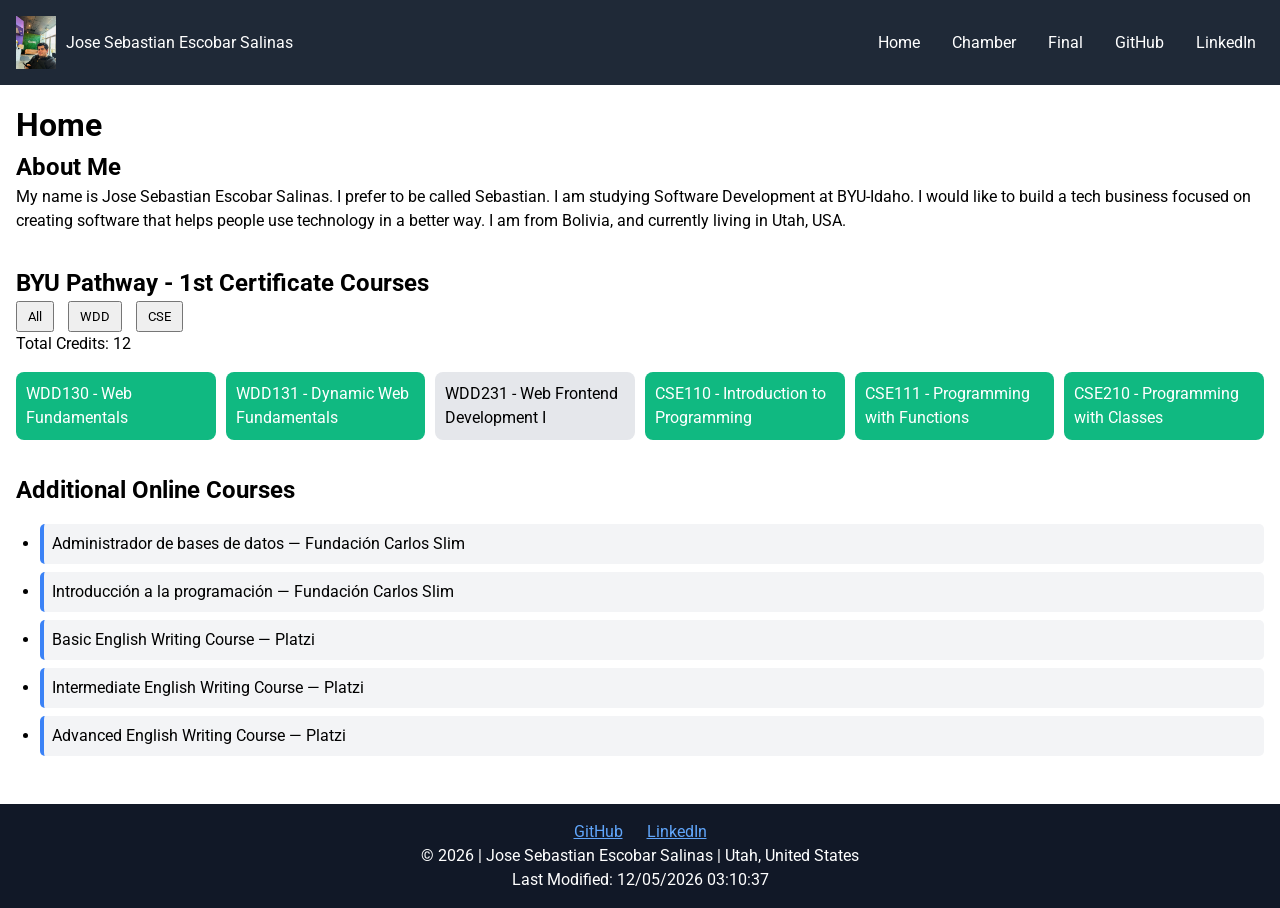
<file: index.html>
<!DOCTYPE html>
<html lang="en">
<head>
  <meta charset="UTF-8">

  <meta name="description" content="WDD131 home page project for learning dynamic web development 
        using HTML, CSS, JavaScript, responsive design, and course filtering features">

  <meta name="author" content="Jose Sebastian Escobar Salinas">
  <meta name="viewport" content="width=device-width, initial-scale=1.0">

  <title>Home Page - WDD231</title>

  <!-- Google Fonts (REQUIRED FIX) -->
  <link rel="preconnect" href="https://fonts.googleapis.com">
  <link rel="preconnect" href="https://fonts.gstatic.com" crossorigin>

  <link href="https://fonts.googleapis.com/css2?family=Roboto:wght@300;400;700&display=swap" rel="stylesheet">

  <link rel="stylesheet" href="styles/styles.css">
  <script src="scripts/main.js" defer></script>
</head>

<body>

<header>
  <div class="logo-container">
    <img src="images/profile.jpg" alt="Site Logo" class="logo">
    <span>Jose Sebastian Escobar Salinas</span>
  </div>

  <button id="menuBtn" aria-label="Menu">&#9776;</button>

  <nav id="navMenu">
    <a href="#">Home</a>
    <a href="chamber/index.html">Chamber</a>
    <a href="finalproject/index.html">Final</a>
    <a href="https://github.com/SebasMagno1" target="_blank">GitHub</a>
    <a href="https://www.linkedin.com/in/jose-sebastian-escobar-salinas-011088201/" target="_blank">LinkedIn</a>
  </nav>
</header>

<main>
  <h1>Home</h1>

  <section>
    <h2>About Me</h2>
    <p>
      My name is Jose Sebastian Escobar Salinas. I prefer to be called Sebastian. I am studying Software Development at BYU-Idaho. I would like to build a tech business focused on creating software that helps people use technology in a better way. I am from Bolivia, and currently living in Utah, USA.
    </p>
  </section>

  <section>
    <h2>BYU Pathway - 1st Certificate Courses</h2>

    <div class="filters">
      <button data-filter="all">All</button>
      <button data-filter="WDD">WDD</button>
      <button data-filter="CSE">CSE</button>
    </div>

    <p>Total Credits: <span id="totalCredits"></span></p>

    <div id="courseContainer"></div>
  </section>

  <section>
    <h2>Additional Online Courses</h2>
    <ul id="onlineCourses"></ul>
  </section>
</main>

<footer>
  <div class="socials">
    <a href="https://github.com/SebasMagno1" target="_blank">GitHub</a>
    <a href="https://www.linkedin.com/in/jose-sebastian-escobar-salinas-011088201/" target="_blank">LinkedIn</a>
  </div>

  <p>
    © <span id="year"></span> | Jose Sebastian Escobar Salinas | Utah, United States
  </p>

  <p id="lastModified"></p>
</footer>

</body>
</html>
</file>
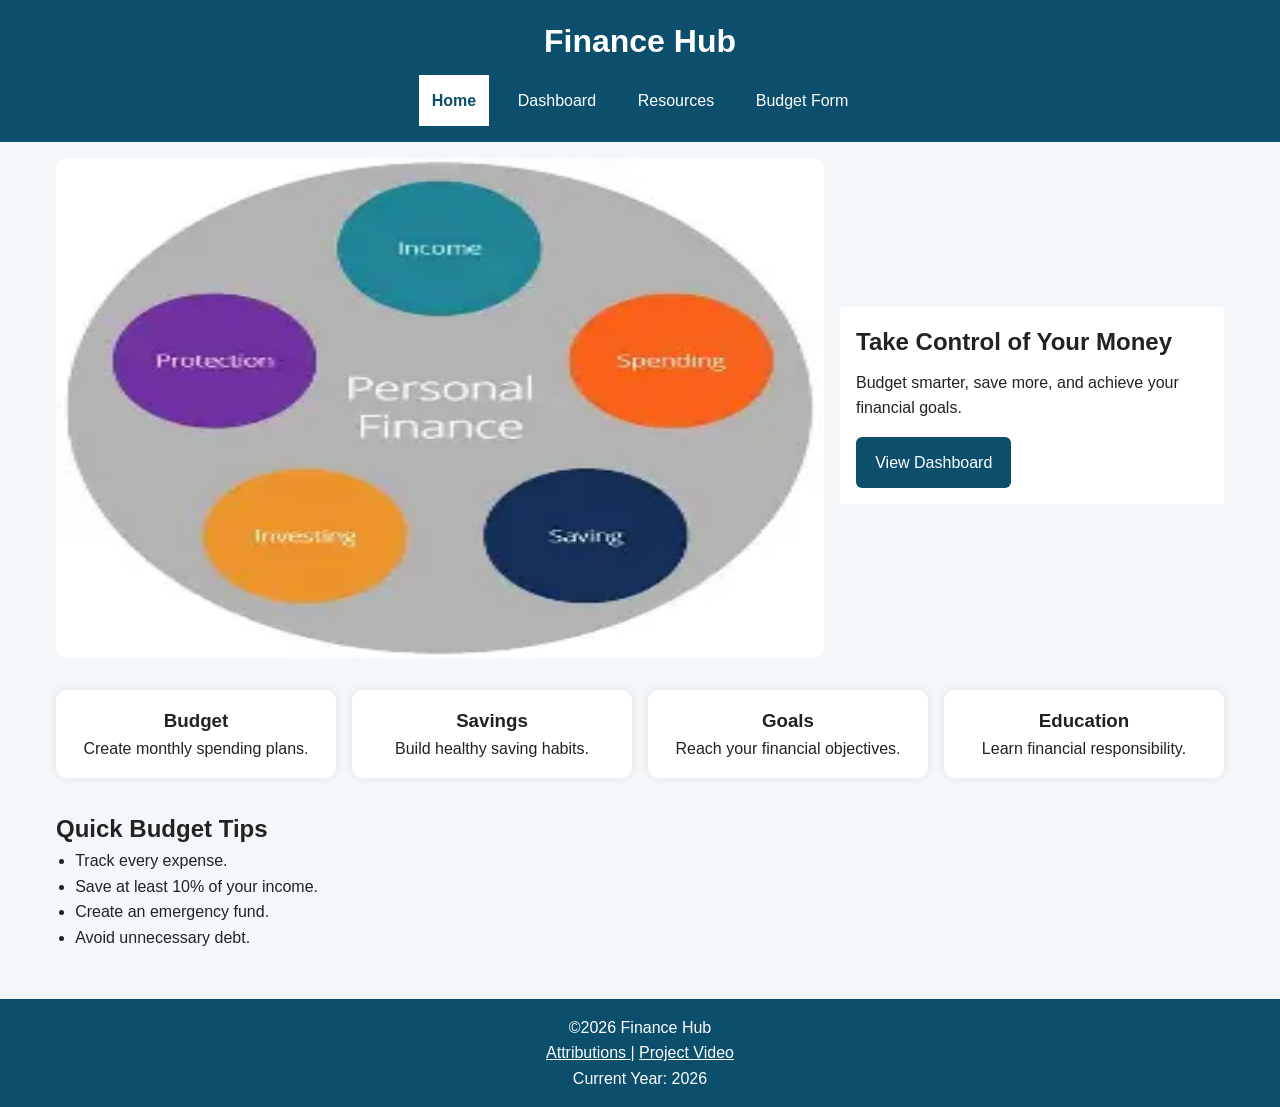
<file: finalproject/index.html>
<!DOCTYPE html>
<html lang="en">
<head>
<meta charset="UTF-8">
<meta name="viewport" content="width=device-width, initial-scale=1.0">

<title>Finance Hub | Home</title>

<meta name="description" content="Finance Hub helps students manage budgeting, savings, and personal finance.">
<meta name="author" content="Jose Sebastian Escobar Salinas">

<meta property="og:title" content="Finance Hub">
<meta property="og:type" content="website">
<meta property="og:description" content="Personal Finance Platform">
<meta property="og:image" content="images/logo.webp">

<link rel="icon" href="favicon.ico">

<link rel="stylesheet" href="styles/styles.css">
<link rel="stylesheet" href="styles/large.css">

<script type="module" src="scripts/main.js" defer></script>

</head>

<body>

<header>

<h1>Finance Hub</h1>

<button id="menu">☰</button>

<nav>

<ul class="navigation">

<li><a class="active" href="index.html">Home</a></li>

<li><a href="dashboard.html">Dashboard</a></li>

<li><a href="resources.html">Resources</a></li>

<li><a href="form.html">Budget Form</a></li>

</ul>

</nav>

</header>

<main>

<section class="hero">

<img
src="images/hero.webp"
alt="Students managing personal finances"
loading="lazy"
width="1200"
height="500"
>

<div class="hero-text">

<h2>Take Control of Your Money</h2>

<p>
Budget smarter, save more, and achieve your financial goals.
</p>

<a class="button" href="dashboard.html">
View Dashboard
</a>

</div>

</section>

<section class="summary">

<div class="box">

<h3>Budget</h3>

<p>Create monthly spending plans.</p>

</div>

<div class="box">

<h3>Savings</h3>

<p>Build healthy saving habits.</p>

</div>

<div class="box">

<h3>Goals</h3>

<p>Reach your financial objectives.</p>

</div>

<div class="box">

<h3>Education</h3>

<p>Learn financial responsibility.</p>

</div>

</section>

<section class="tips">

<h2>Quick Budget Tips</h2>

<ul>

<li>Track every expense.</li>

<li>Save at least 10% of your income.</li>

<li>Create an emergency fund.</li>

<li>Avoid unnecessary debt.</li>

</ul>

</section>

</main>

<footer>

<p>©2026 Finance Hub</p>

<p>

<a href="attributions.html">
Attributions
</a>

|

<a href="#">
Project Video
</a>

</p>

</footer>

</body>

</html>
</file>
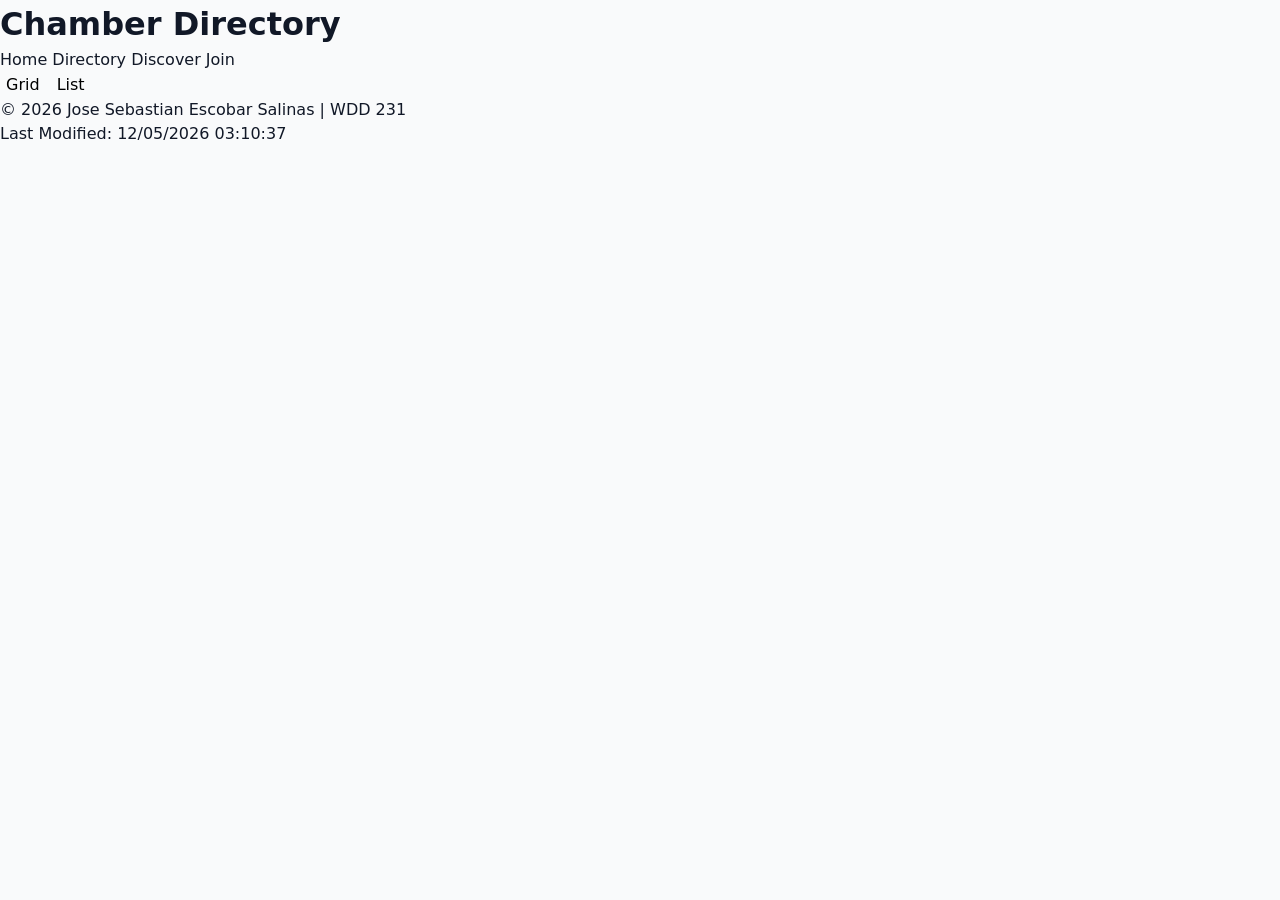
<file: chamber/directory.html>
<!DOCTYPE html>
<html lang="en">
<head>
  <meta charset="UTF-8">
  <meta name="description" content="Chamber of Commerce Directory Page">
  <meta name="author" content="Jose Sebastian Escobar Salinas">

  <meta property="og:title" content="Chamber Directory">
  <meta property="og:description" content="Local business directory">
  <meta property="og:image" content="images/social-preview.jpg">
  <meta property="og:url" content="http://yourdomain.com/chamber/directory.html">

  <title>Chamber Directory</title>

  <link rel="icon" href="images/favicon.ico">

  <link rel="stylesheet" href="styles/normalize.css">
  <link rel="stylesheet" href="styles/small.css">
  <link rel="stylesheet" href="styles/large.css">

  <script defer src="scripts/directory.js"></script>
</head>

<body>

<header>
  <h1>Chamber Directory</h1>

  <nav>
    <a href="index.html">Home</a>
    <a href="directory.html">Directory</a>
    <a href="discover.html">Discover</a>
    <a href="join.html">Join</a>
</nav>

  <div>
    <button id="gridView">Grid</button>
    <button id="listView">List</button>
  </div>
</header>

<main>
  <section id="members"></section>
</main>

<footer>
  <p>&copy; <span id="year"></span> Jose Sebastian Escobar Salinas | WDD 231</p>
  <p>Last Modified: <span id="lastModified"></span></p>
</footer>

</body>
</html>
</file>
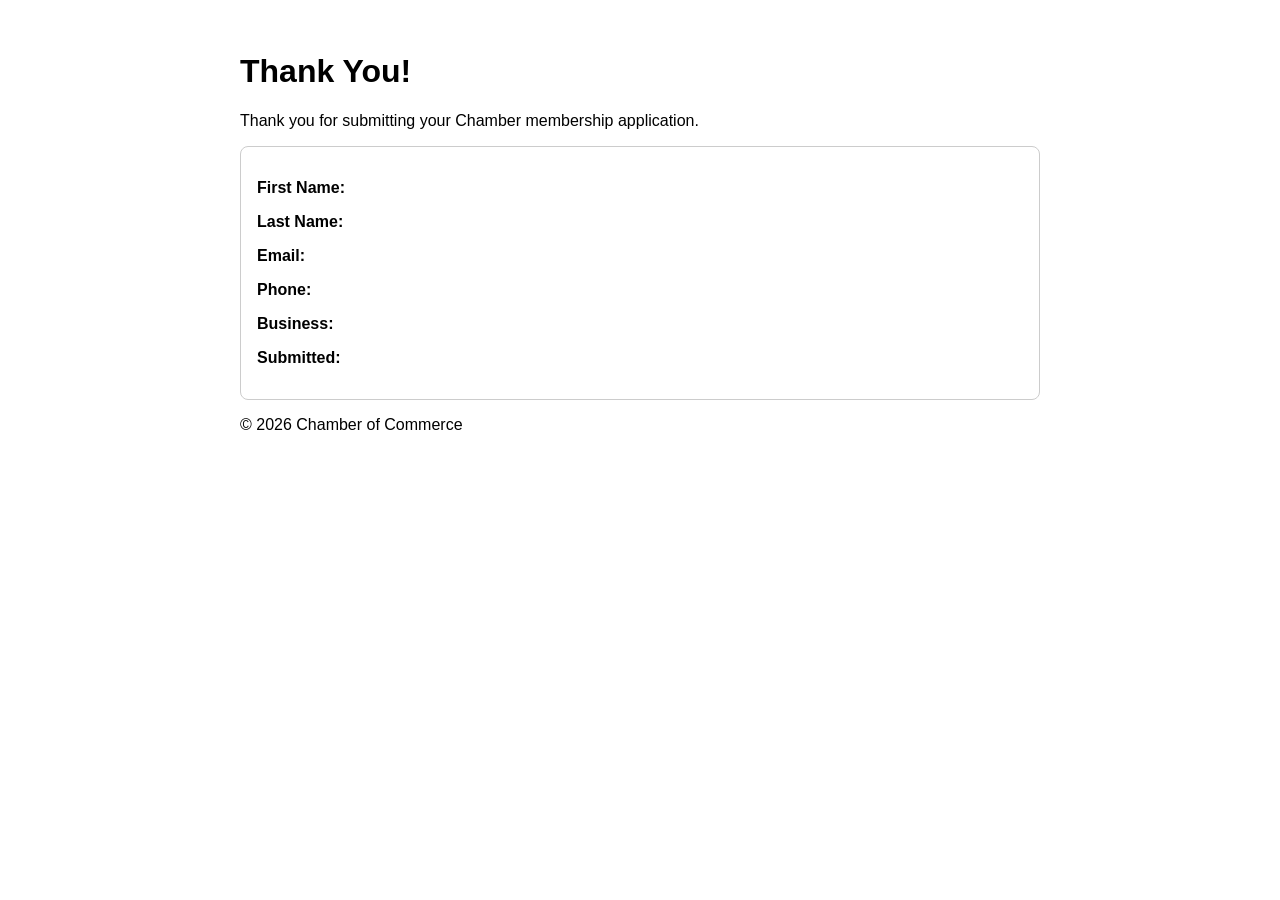
<file: chamber/thankyou.html>
<!DOCTYPE html>
<html lang="en">
<head>
<meta charset="UTF-8">
<meta name="viewport" content="width=device-width, initial-scale=1.0">
<title>Thank You</title>

<script defer>
document.addEventListener("DOMContentLoaded", () => {

    const params = new URLSearchParams(window.location.search);

    document.getElementById("fname").textContent =
        params.get("firstname");

    document.getElementById("lname").textContent =
        params.get("lastname");

    document.getElementById("email").textContent =
        params.get("email");

    document.getElementById("phone").textContent =
        params.get("phone");

    document.getElementById("business").textContent =
        params.get("business");

    document.getElementById("timestamp").textContent =
        params.get("timestamp");
});
</script>

<style>
body{
    font-family: Arial, sans-serif;
    max-width:800px;
    margin:auto;
    padding:2rem;
}

.info{
    border:1px solid #ccc;
    padding:1rem;
    border-radius:8px;
}
</style>

</head>
<body>

<header>
    <h1>Thank You!</h1>
</header>

<main>

    <p>Thank you for submitting your Chamber membership application.</p>

    <div class="info">

        <p><strong>First Name:</strong> <span id="fname"></span></p>

        <p><strong>Last Name:</strong> <span id="lname"></span></p>

        <p><strong>Email:</strong> <span id="email"></span></p>

        <p><strong>Phone:</strong> <span id="phone"></span></p>

        <p><strong>Business:</strong> <span id="business"></span></p>

        <p><strong>Submitted:</strong> <span id="timestamp"></span></p>

    </div>

</main>

<footer>
    <p>&copy; 2026 Chamber of Commerce</p>
</footer>

</body>
</html>
</file>
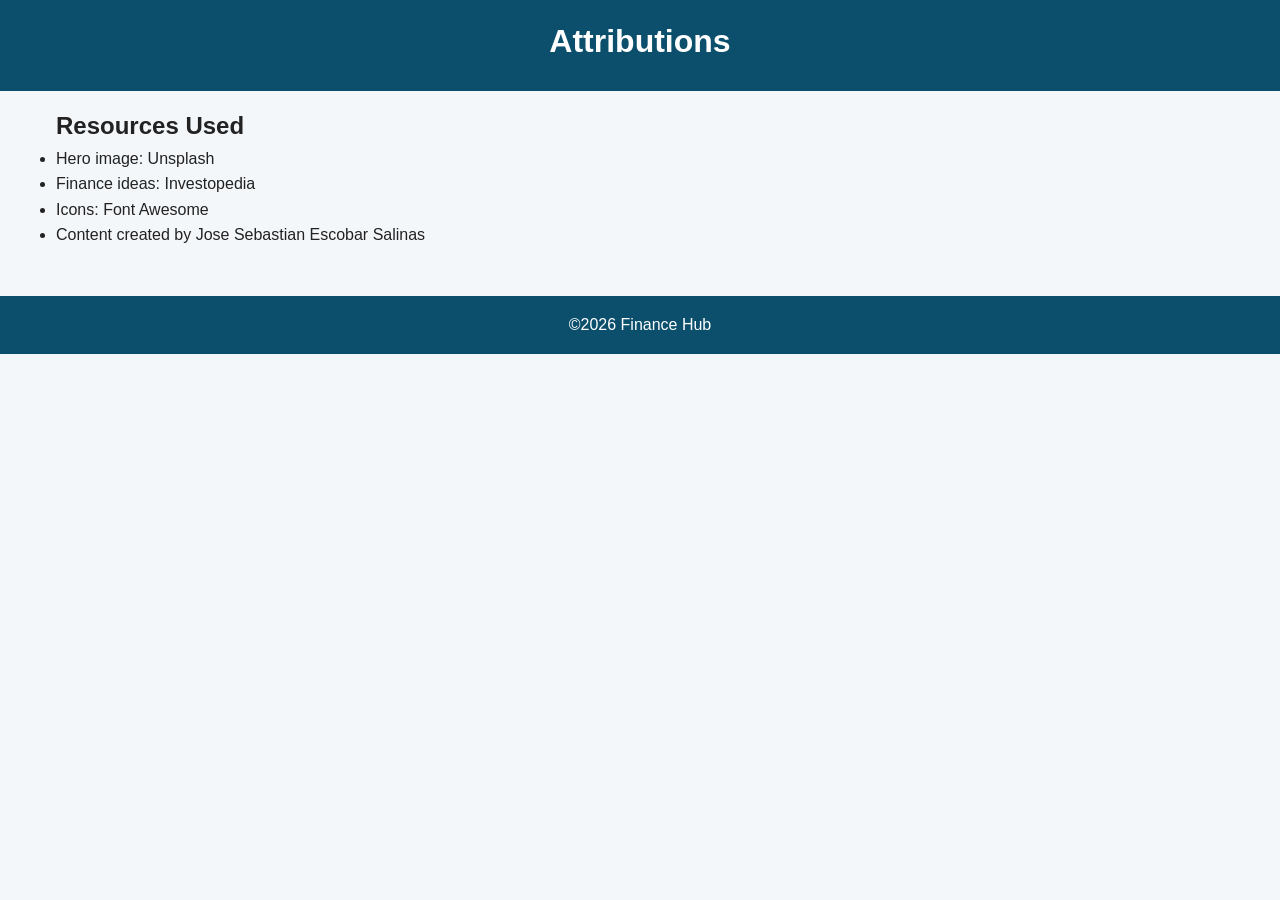
<file: finalproject/attributions.html>
<!DOCTYPE html> 
<html lang="en"> 
    <head> 
        <meta charset="UTF-8"> 
        <meta name="viewport" content="width=device-width, initial-scale=1.0"> 
        <title>Attributions</title> 
        <link rel="stylesheet" href="styles/styles.css"> 
        <link rel="stylesheet" href="styles/large.css"> 
    </head> 
    <body> 
        <header> 
            <h1>Attributions</h1> 
        </header> 
        <main> 
            <h2>Resources Used</h2> 
            <ul> 
                <li>Hero image: Unsplash</li> 
                <li>Finance ideas: Investopedia</li> 
                <li>Icons: Font Awesome</li> 
                <li>Content created by Jose Sebastian Escobar Salinas</li> 
            </ul> 
        </main> 
        <footer> 
                <p>©2026 Finance Hub</p> 
            </footer> 
        </body> 
        </html>
</file>
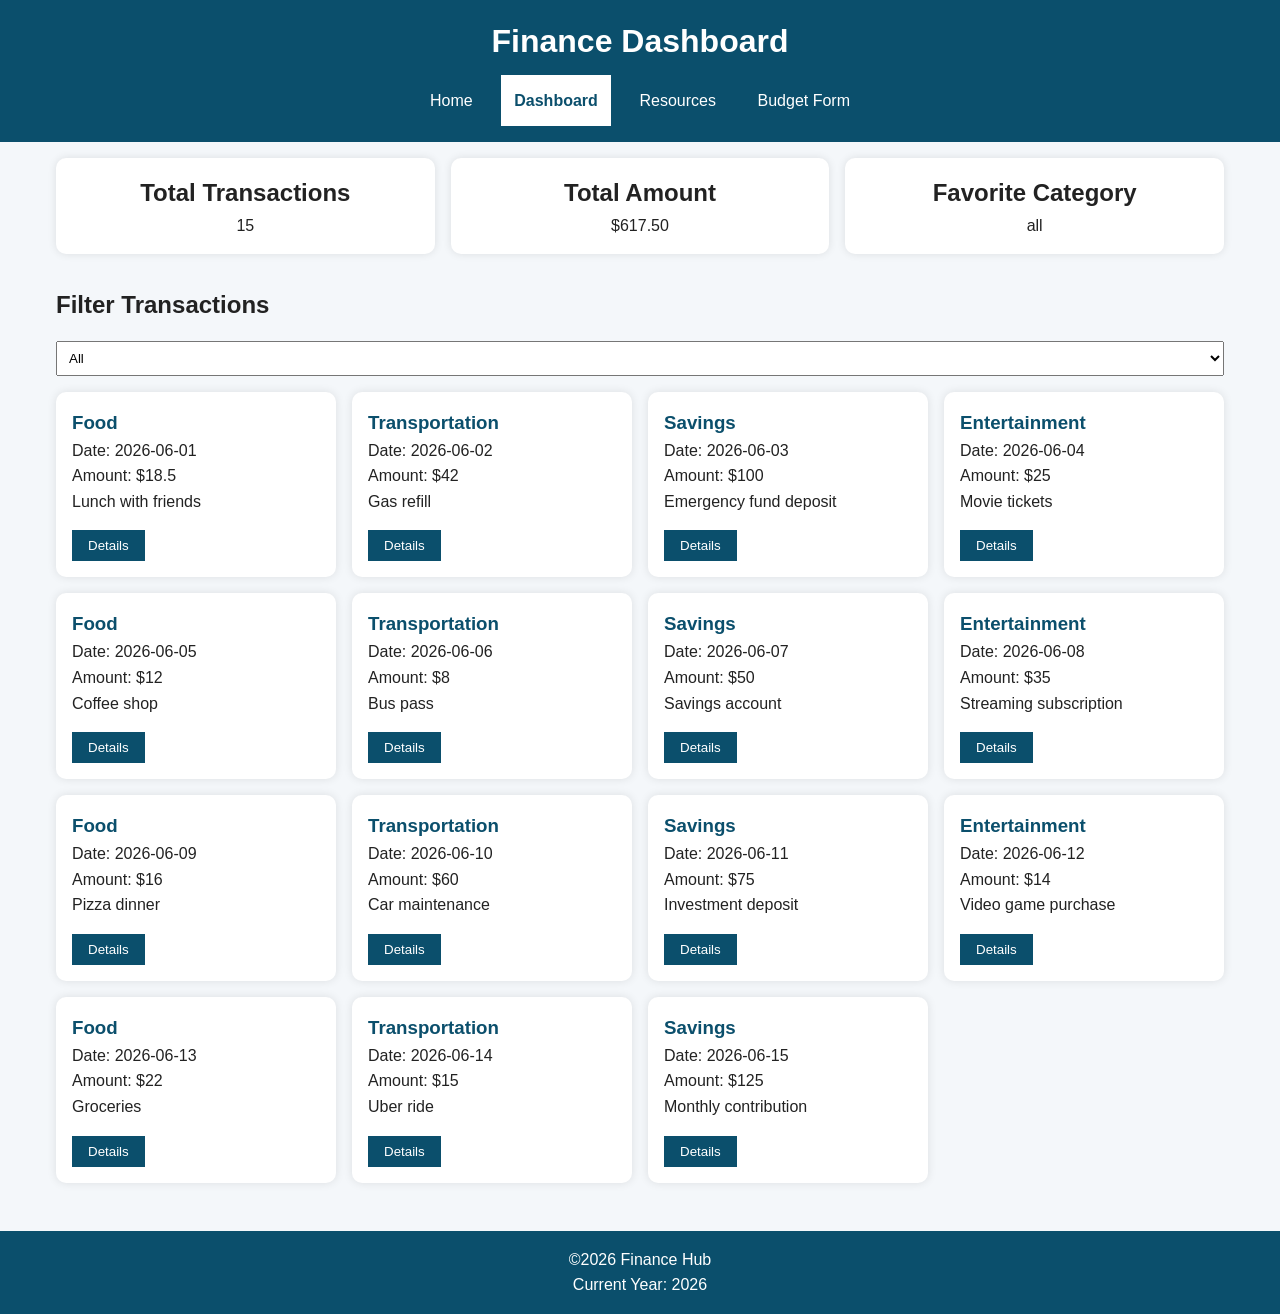
<file: finalproject/dashboard.html>
<!DOCTYPE html>
<html lang="en">

<head>

<meta charset="UTF-8">

<meta name="viewport" content="width=device-width, initial-scale=1.0">

<title>Finance Dashboard</title>

<meta name="description" content="Dynamic Finance Dashboard">

<meta name="author" content="Jose Sebastian Escobar Salinas">

<link rel="stylesheet" href="styles/styles.css">
<link rel="stylesheet" href="styles/large.css">

<script type="module" src="scripts/main.js" defer></script>
<script type="module" src="scripts/dashboard.js" defer></script>

</head>

<body>

<header>

<h1>Finance Dashboard</h1>

<button id="menu">☰</button>

<nav>

<ul class="navigation">

<li><a href="index.html">Home</a></li>

<li><a class="active" href="dashboard.html">Dashboard</a></li>

<li><a href="resources.html">Resources</a></li>

<li><a href="form.html">Budget Form</a></li>

</ul>

</nav>

</header>

<main>

<section class="statistics">

<div class="stat">

<h2>Total Transactions</h2>

<p id="transactionCount">15</p>

</div>

<div class="stat">

<h2>Total Amount</h2>

<p id="total">$0</p>

</div>

<div class="stat">

<h2>Favorite Category</h2>

<p id="favorite">All</p>

</div>

</section>

<section>

<h2>Filter Transactions</h2>

<select id="filter">

<option value="all">All</option>

<option value="Food">Food</option>

<option value="Transportation">Transportation</option>

<option value="Savings">Savings</option>

<option value="Entertainment">Entertainment</option>

</select>

</section>

<section id="cards">

</section>

<dialog id="transactionModal">

<h2 id="modalTitle"></h2>

<p id="modalDate"></p>

<p id="modalAmount"></p>

<p id="modalDescription"></p>

<button id="closeModal">
Close
</button>

</dialog>

</main>

<footer>

<p>©2026 Finance Hub</p>

</footer>

</body>

</html>
</file>
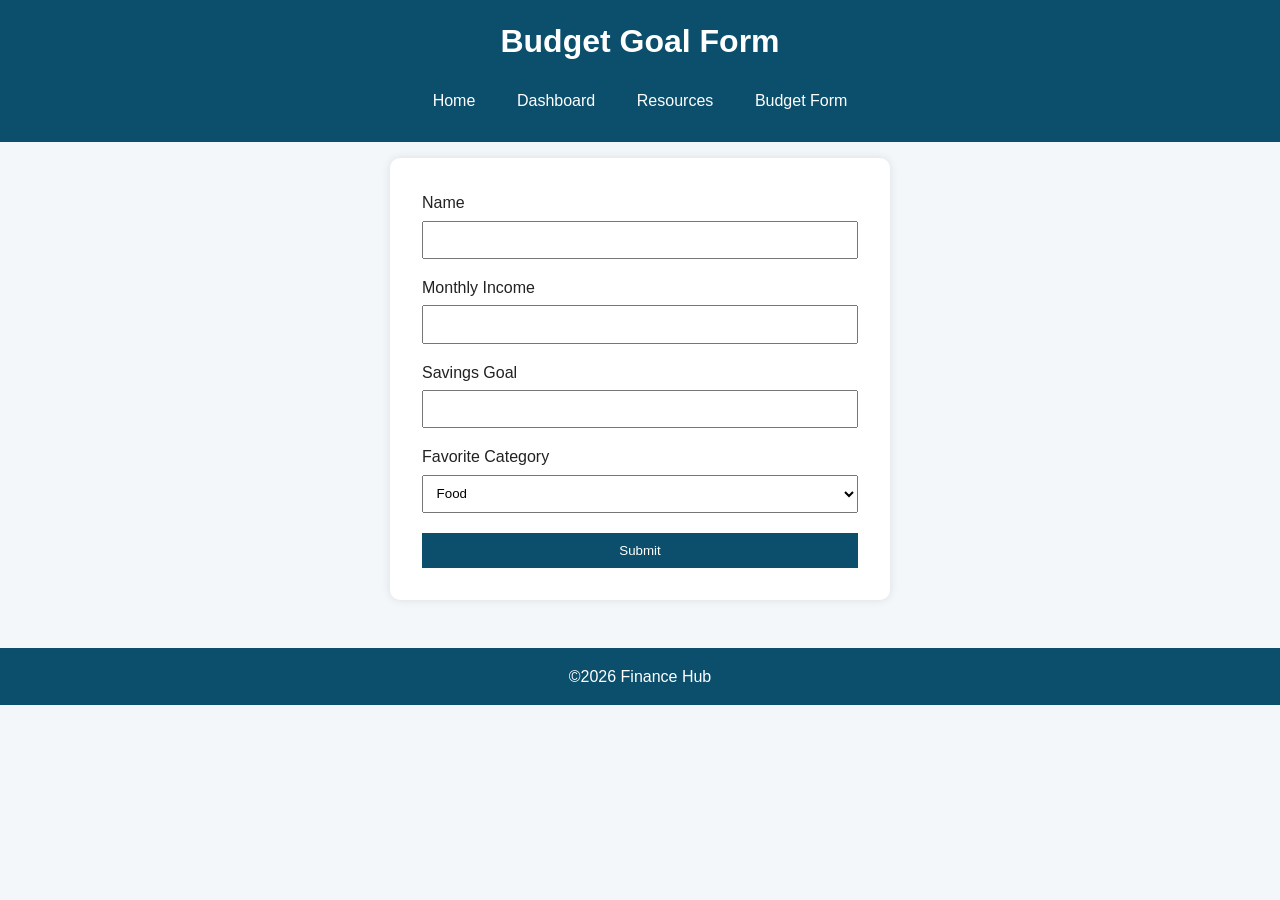
<file: finalproject/form.html>
<!DOCTYPE html> 
<html lang="en"> 
    <head> 
        <meta charset="UTF-8"> 
        <meta name="viewport" content="width=device-width, initial-scale=1.0"> 
        <title>Budget Goal Form</title> <meta name="description" content="Submit your financial goals"> 
        <meta name="author" content="Jose Sebastian Escobar Salinas"> 
        <link rel="stylesheet" href="styles/styles.css"> 
        <link rel="stylesheet" href="styles/large.css"> 
    </head> 
    <body> 
        <header> 
            <h1>Budget Goal Form</h1> 
            <button id="menu">☰</button> 
            <nav> <ul class="navigation"> 
                <li><a href="index.html">Home</a></li> 
                <li><a href="dashboard.html">Dashboard</a></li> 
                <li><a href="resources.html">Resources</a></li> 
                <li><a href="form.html">Budget Form</a></li> 
            </ul> 
        </nav> 
        </header> 
        <main> 
            <form method="get" action="thanks.html"> 
                <label> Name <input type="text" name="name" required> </label> 
                <label> Monthly Income <input type="number" name="income" required> </label> 
                <label> Savings Goal <input type="number" name="goal" required> </label> 
                <label> Favorite Category <select name="category"> 
                    <option>Food</option> 
                    <option>Transportation</option> 
                    <option>Savings</option> 
                    <option>Entertainment</option> 
                </select> 
            </label> 
            <input type="submit" value="Submit"> 
        </form> </main> 
        <footer> <p>©2026 Finance Hub</p> 
        </footer> 
    </body> 
    </html>
</file>
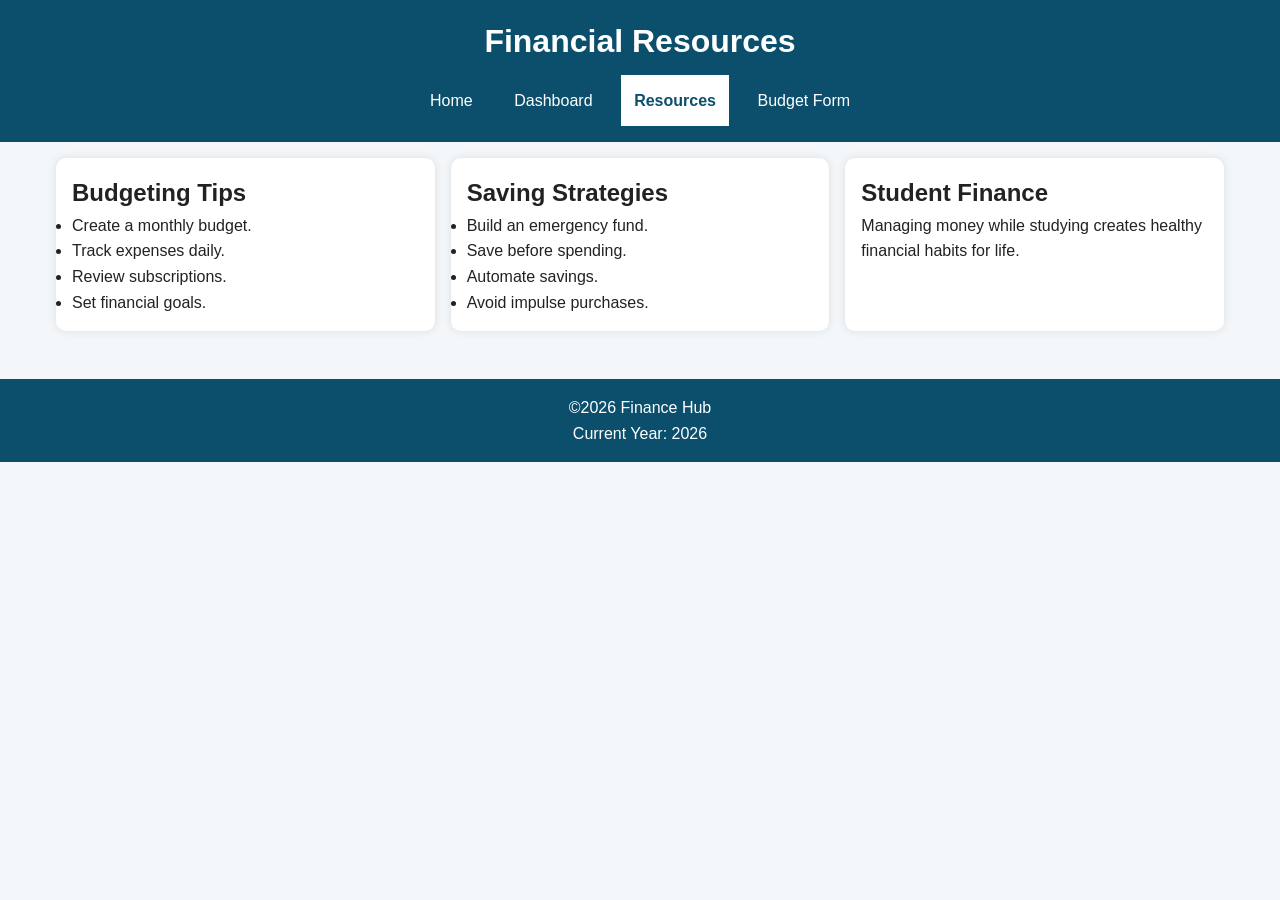
<file: finalproject/resources.html>
<!DOCTYPE html>
<html lang="en">

<head>

<meta charset="UTF-8">

<meta name="viewport" content="width=device-width, initial-scale=1.0">

<title>Financial Resources</title>

<meta name="description" content="Personal finance education">

<meta name="author" content="Jose Sebastian Escobar Salinas">

<link rel="stylesheet" href="styles/styles.css">
<link rel="stylesheet" href="styles/large.css">

<script type="module" src="scripts/main.js" defer></script>

</head>

<body>

<header>

<h1>Financial Resources</h1>

<button id="menu">☰</button>

<nav>

<ul class="navigation">

<li><a href="index.html">Home</a></li>

<li><a href="dashboard.html">Dashboard</a></li>

<li><a class="active" href="resources.html">Resources</a></li>

<li><a href="form.html">Budget Form</a></li>

</ul>

</nav>

</header>

<main class="resource-grid">

<section class="card">

<h2>Budgeting Tips</h2>

<ul>

<li>Create a monthly budget.</li>

<li>Track expenses daily.</li>

<li>Review subscriptions.</li>

<li>Set financial goals.</li>

</ul>

</section>

<section class="card">

<h2>Saving Strategies</h2>

<ul>

<li>Build an emergency fund.</li>

<li>Save before spending.</li>

<li>Automate savings.</li>

<li>Avoid impulse purchases.</li>

</ul>

</section>

<section class="card">

<h2>Student Finance</h2>

<p>

Managing money while studying creates healthy financial habits for life.

</p>

</section>

</main>

<footer>

<p>©2026 Finance Hub</p>

</footer>

</body>

</html>
</file>
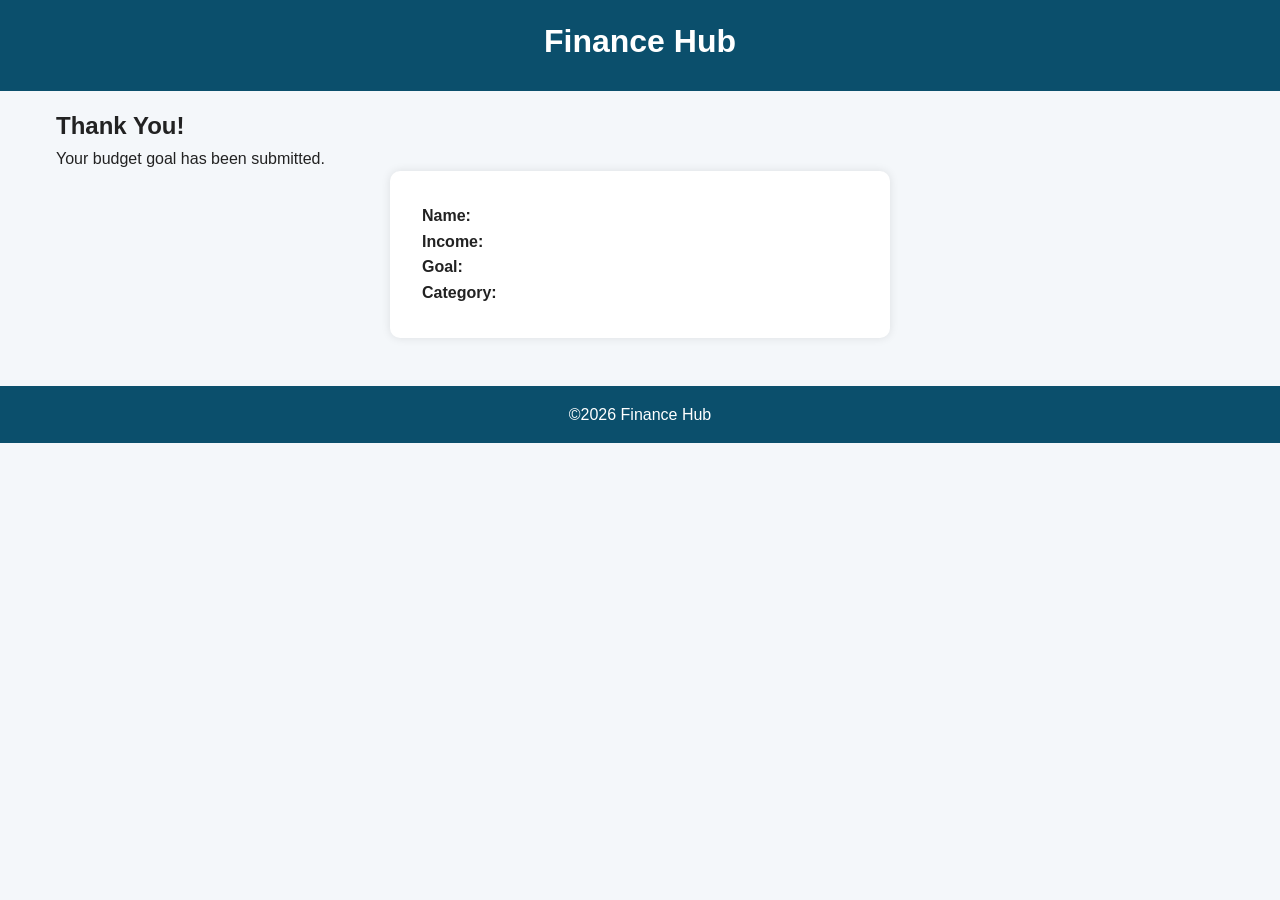
<file: finalproject/thanks.html>
<!DOCTYPE html>
<html lang="en">

<head>

<meta charset="UTF-8">

<meta name="viewport" content="width=device-width, initial-scale=1.0">

<title>Thank You</title>

<link rel="stylesheet" href="styles/styles.css">
<link rel="stylesheet" href="styles/large.css">

</head>

<body>

<header>

<h1>Finance Hub</h1>

</header>

<main>

<h2>Thank You!</h2>

<p>Your budget goal has been submitted.</p>

<div class="results">

<p><strong>Name:</strong> <span id="name"></span></p>

<p><strong>Income:</strong> <span id="income"></span></p>

<p><strong>Goal:</strong> <span id="goal"></span></p>

<p><strong>Category:</strong> <span id="category"></span></p>

</div>

</main>

<footer>

<p>©2026 Finance Hub</p>

</footer>

<script>

const params =
new URLSearchParams(window.location.search);

document.querySelector("#name").textContent =
params.get("name");

document.querySelector("#income").textContent =
params.get("income");

document.querySelector("#goal").textContent =
params.get("goal");

document.querySelector("#category").textContent =
params.get("category");

</script>

</body>

</html>
</file>
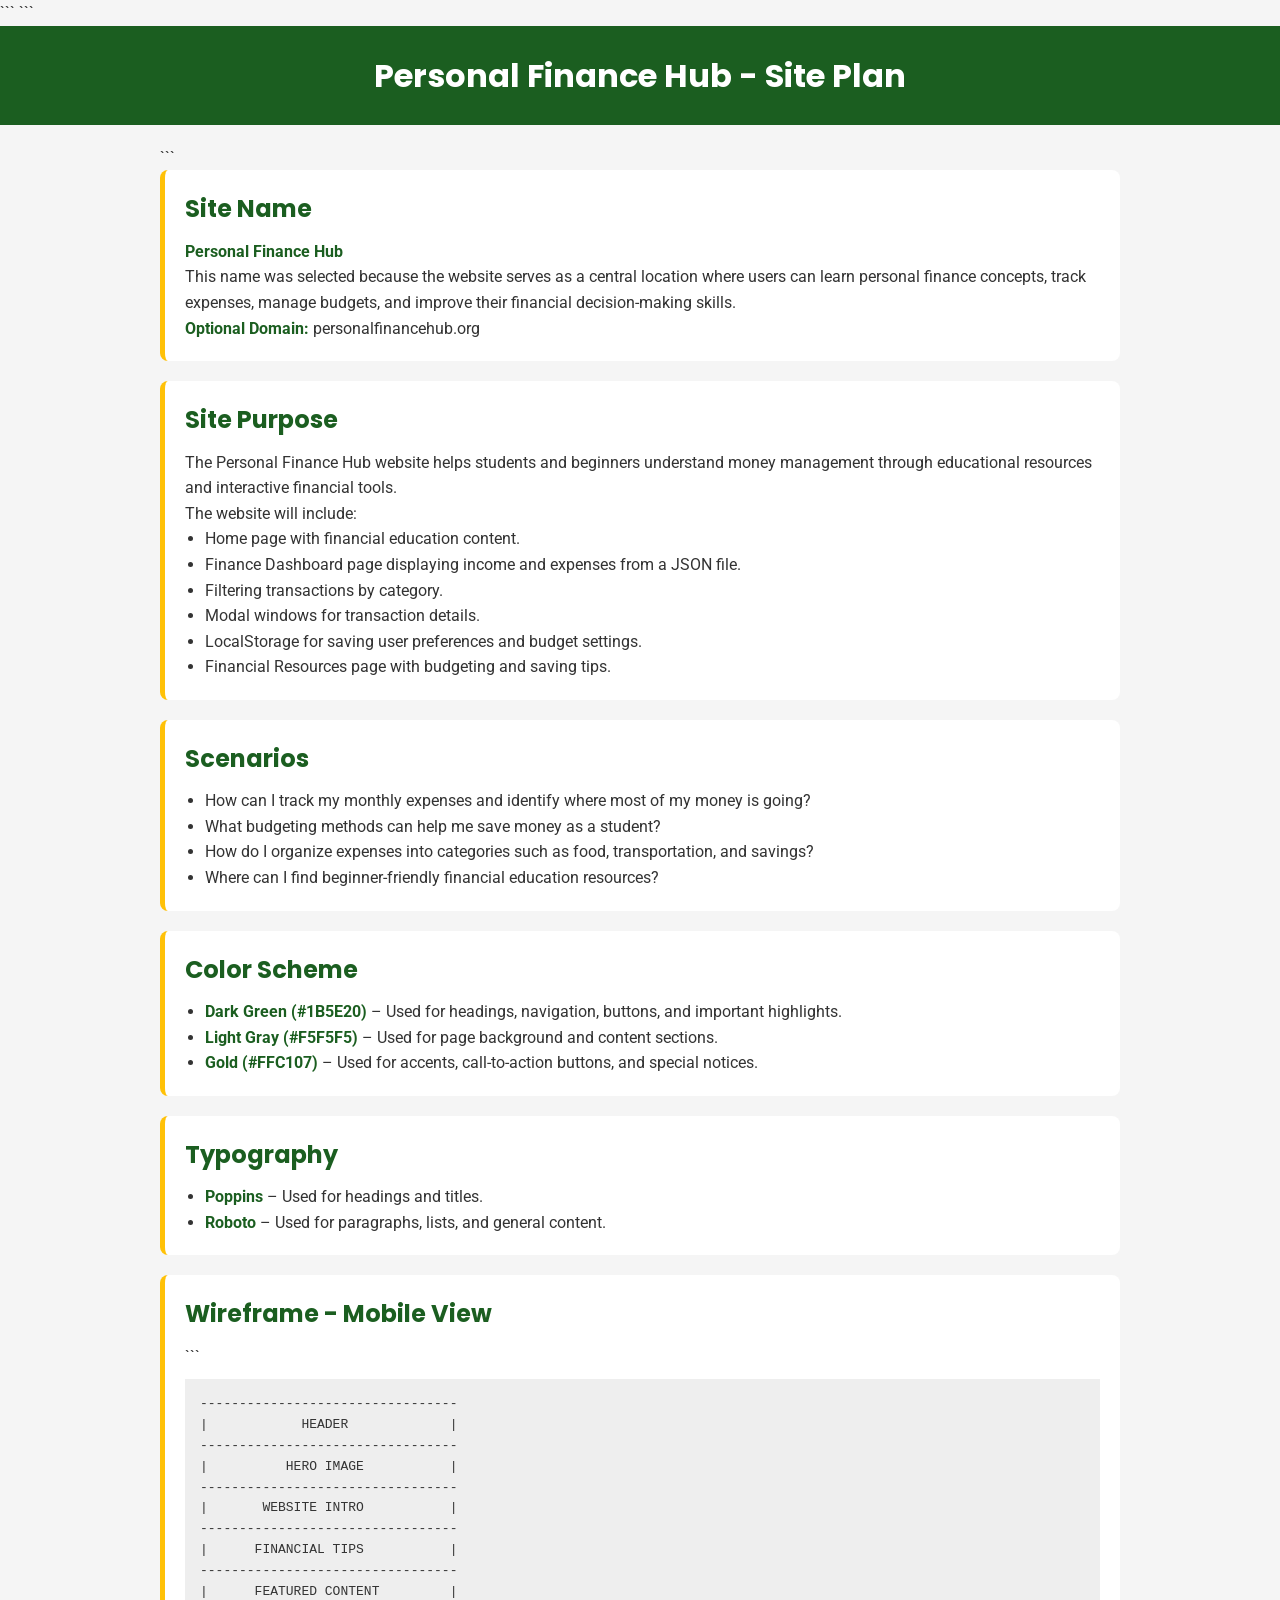
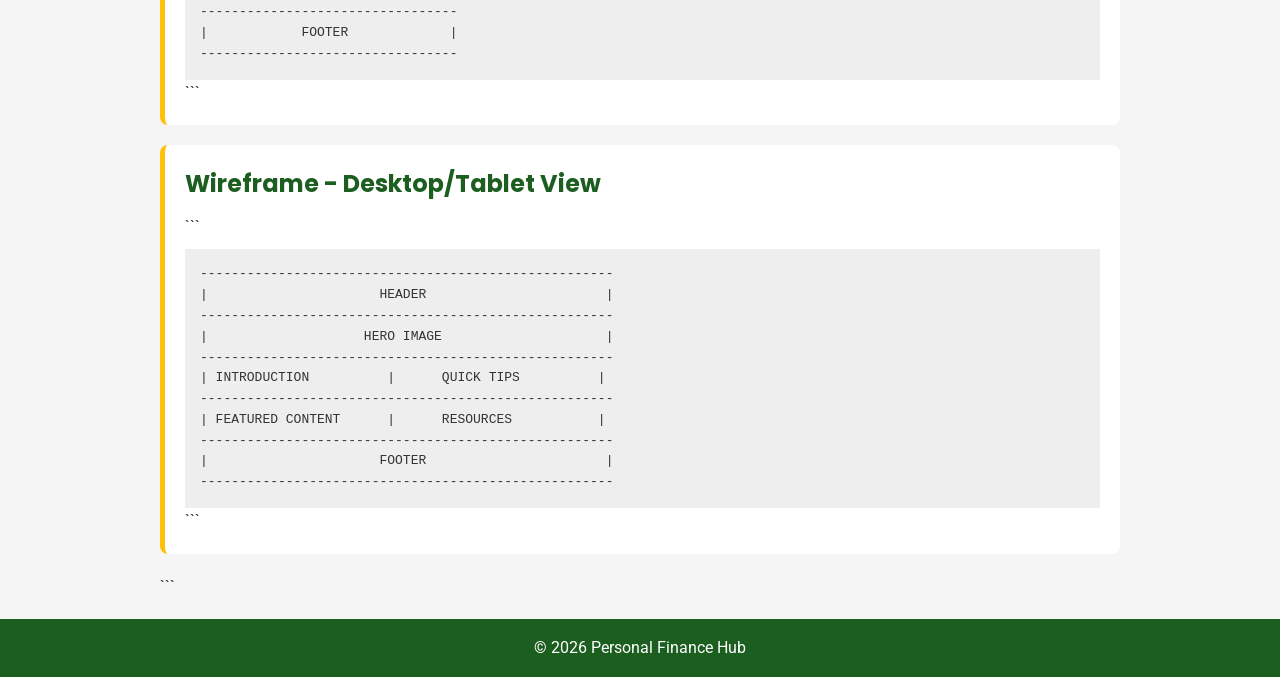
<file: project/siteplan.html>
<!DOCTYPE html>

<html lang="en">
<head>
    <meta charset="UTF-8">
    <meta name="viewport" content="width=device-width, initial-scale=1.0">
    <title>Personal Finance Hub - Site Plan</title>

```
<link rel="stylesheet" href="siteplan.css">

<link rel="preconnect" href="https://fonts.googleapis.com">
<link rel="preconnect" href="https://fonts.gstatic.com" crossorigin>
<link href="https://fonts.googleapis.com/css2?family=Poppins:wght@400;600&family=Roboto:wght@400;500&display=swap" rel="stylesheet">
```

</head>

<body>

<header>
    <h1>Personal Finance Hub - Site Plan</h1>
</header>

<main>

```
<section>
    <h2>Site Name</h2>

    <p><strong>Personal Finance Hub</strong></p>

    <p>
        This name was selected because the website serves as a central
        location where users can learn personal finance concepts,
        track expenses, manage budgets, and improve their financial
        decision-making skills.
    </p>

    <p><strong>Optional Domain:</strong> personalfinancehub.org</p>
</section>

<section>
    <h2>Site Purpose</h2>

    <p>
        The Personal Finance Hub website helps students and beginners
        understand money management through educational resources and
        interactive financial tools.
    </p>

    <p>The website will include:</p>

    <ul>
        <li>Home page with financial education content.</li>
        <li>Finance Dashboard page displaying income and expenses from a JSON file.</li>
        <li>Filtering transactions by category.</li>
        <li>Modal windows for transaction details.</li>
        <li>LocalStorage for saving user preferences and budget settings.</li>
        <li>Financial Resources page with budgeting and saving tips.</li>
    </ul>
</section>

<section>
    <h2>Scenarios</h2>

    <ul>
        <li>How can I track my monthly expenses and identify where most of my money is going?</li>
        <li>What budgeting methods can help me save money as a student?</li>
        <li>How do I organize expenses into categories such as food, transportation, and savings?</li>
        <li>Where can I find beginner-friendly financial education resources?</li>
    </ul>
</section>

<section>
    <h2>Color Scheme</h2>

    <ul>
        <li><strong>Dark Green (#1B5E20)</strong> – Used for headings, navigation, buttons, and important highlights.</li>
        <li><strong>Light Gray (#F5F5F5)</strong> – Used for page background and content sections.</li>
        <li><strong>Gold (#FFC107)</strong> – Used for accents, call-to-action buttons, and special notices.</li>
    </ul>
</section>

<section>
    <h2>Typography</h2>

    <ul>
        <li><strong>Poppins</strong> – Used for headings and titles.</li>
        <li><strong>Roboto</strong> – Used for paragraphs, lists, and general content.</li>
    </ul>
</section>

<section>
    <h2>Wireframe - Mobile View</h2>
```

<pre>
---------------------------------
|            HEADER             |
---------------------------------
|          HERO IMAGE           |
---------------------------------
|       WEBSITE INTRO           |
---------------------------------
|      FINANCIAL TIPS           |
---------------------------------
|      FEATURED CONTENT         |
---------------------------------
|            FOOTER             |
---------------------------------
</pre>

```
</section>

<section>
    <h2>Wireframe - Desktop/Tablet View</h2>
```

<pre>
-----------------------------------------------------
|                      HEADER                       |
-----------------------------------------------------
|                    HERO IMAGE                     |
-----------------------------------------------------
| INTRODUCTION          |      QUICK TIPS          |
-----------------------------------------------------
| FEATURED CONTENT      |      RESOURCES           |
-----------------------------------------------------
|                      FOOTER                       |
-----------------------------------------------------
</pre>

```
</section>
```

</main>

<footer>
    <p>&copy; 2026 Personal Finance Hub</p>
</footer>

</body>
</html>
</file>
<file: styles/styles.css>
* {
  margin: 0;
  padding: 0;
  box-sizing: border-box;
  font-family: "Roboto", sans-serif;
}

body {
  line-height: 1.5;
}

/* HEADER */
header {
  display: flex;
  justify-content: space-between;
  align-items: center;
  padding: 1rem;
  background: #1f2937;
  color: white;
}

.logo-container {
  display: flex;
  align-items: center;
  gap: 10px;
}

.logo {
  width: 40px;
}

#menuBtn {
  display: none;
  font-size: 2rem;
  background: none;
  color: white;
  border: none;
}

/* NAV */
nav {
  display: flex;
  gap: 1rem;
}

nav a {
  color: white;
  text-decoration: none;
  padding: 0.5rem;
}

nav a:hover {
  background: #374151;
  border-radius: 5px;
}

/* MAIN */
main {
  padding: 1rem;
}

section {
  margin-bottom: 2rem;
}

/* COURSES */
#courseContainer {
  display: grid;
  grid-template-columns: repeat(auto-fit, minmax(160px, 1fr));
  gap: 10px;
  margin-top: 1rem;
}

.course {
  padding: 10px;
  border-radius: 8px;
  background: #e5e7eb;
}

.completed {
  background: #10b981;
  color: white;
}

/* FILTER BUTTONS */
.filters button {
  margin-right: 10px;
  padding: 6px 10px;
  cursor: pointer;
}

/* ONLINE COURSES */
#onlineCourses {
  margin-top: 1rem;
  padding-left: 1.5rem;
}

#onlineCourses li {
  margin-bottom: 8px;
  padding: 8px;
  background: #f3f4f6;
  border-left: 4px solid #3b82f6;
  border-radius: 5px;
}

/* FOOTER */
footer {
  text-align: center;
  padding: 1rem;
  background: #111827;
  color: white;
}

.socials a {
  margin: 0 10px;
  color: #60a5fa;
}

/* RESPONSIVE NAV */
@media (max-width: 768px) {
  nav {
    display: none;
    flex-direction: column;
    background: #1f2937;
    position: absolute;
    top: 60px;
    right: 0;
    width: 200px;
  }

  nav.show {
    display: flex;
  }

  #menuBtn {
    display: block;
  }
}
</file>
<file: finalproject/styles/styles.css>
/* ---------- GENERAL ---------- */ 
*{ 
    margin:0; padding:0; box-sizing:border-box; 
} 

body{ 
    font-family:Arial, Helvetica, sans-serif; background:#f4f7fa; 
    color:#222; line-height:1.6; 
} 

/* ---------- HEADER ---------- */ 
header{ 
    background:#0B4F6C; color:white; padding:1rem; 
} 

header h1{ 
    text-align:center; margin-bottom:.5rem; 
} 

/* ---------- NAVIGATION ---------- */ 
#menu{ display:block; margin:auto; border:none; background:white; color:#0B4F6C; 
    font-size:1.6rem; padding:.4rem .8rem; cursor:pointer; 
} 
.navigation{ 
    display:none; 
    list-style:none; 
} 

.navigation.open{ 
    display:block; 
} 

.navigation li{ 
    margin:.5rem 0; 
} 

.navigation a{ 
    display:block; padding:.8rem; 
    text-decoration:none; 
    color:white; 
    text-align:center; 
} 

.navigation a:hover{ 
    background:#145c80; 
} 

.active{ 
    background:white; 
    color:#0B4F6C !important; 
    font-weight:bold; 
}

/* ---------- MAIN ---------- */ 
main{ 
    max-width:1200px; 
    margin:auto; 
    padding:1rem; 
} 
    
/* ---------- HERO ---------- */ 
.hero{ 
    position:relative; 
}

.hero img{ 
    width:100%; 
    display:block; 
    border-radius:10px; 
} 

.hero-text{ 
    padding:1rem; 
    background:white; 
    margin-top:-5px; 
} 

.hero-text h2{ 
    margin-bottom:.5rem; 
} 

.button{ 
    display:inline-block; 
    margin-top:1rem; 
    background:#0B4F6C; 
    color:white; 
    text-decoration:none; 
    padding:.8rem 1.2rem; 
    border-radius:6px; 
} 

.button:hover{ 
    background:#145c80; 
} 

/* ---------- SUMMARY ---------- */ 
.summary{ 
    display:grid; 
    grid-template-columns:1fr; 
    gap:1rem; 
    margin-top:2rem; 
} 

.box{ 
    background:white; 
    padding:1rem; 
    border-radius:10px; 
    box-shadow:0 0 8px rgba(0,0,0,.1); 
    text-align:center; 
} 

/* ---------- TIPS ---------- */ 
.tips{ 
    margin-top:2rem; 
} 

.tips ul{ 
    padding-left:1.2rem; 
} 

/* ---------- DASHBOARD ---------- */ 
.statistics{ 
    display:grid; 
    grid-template-columns:1fr; 
    gap:1rem; margin-bottom:2rem; 
} 

.stat{ 
    background:white; 
    text-align:center; 
    padding:1rem; 
    border-radius:10px; 
    box-shadow:0 0 8px rgba(0,0,0,.1); 
} 

#filter{ 
    margin:1rem 0; 
    padding:.5rem; 
} 

/* ---------- CARDS ---------- */ 

#cards{ 
    display:grid; 
    grid-template-columns:1fr; 
    gap:1rem; 
} 

.card{ 
    background:white; 
    border-radius:10px; 
    padding:1rem; 
    box-shadow:0 0 10px rgba(0,0,0,.1); 
} 

.card h3{ 
    color:#0B4F6C; 
} 

.card button{ 
    margin-top:1rem; 
    background:#0B4F6C; 
    color:white; border:none; 
    padding:.5rem 1rem; 
    cursor:pointer; 
} 

.card button:hover{ 
    background:#145c80; 
} 

/* ---------- RESOURCES ---------- */ 
.resource-grid{ 
    display:grid; 
    grid-template-columns:1fr; 
    gap:1rem; 
} 

.resource-grid .card{ 
    background:white; 
    padding:1rem; 
    border-radius:10px; 
} 

/* ---------- FORM ---------- */ 

form{ background:white; 
    padding:2rem; 
    border-radius:10px; 
    box-shadow:0 0 10px rgba(0,0,0,.1); 
    max-width:500px; 
    margin:auto; 
} 

label{ 
    display:block; 
    margin-bottom:1rem; 
} 

input, select{ 
    width:100%; 
    padding:.6rem; 
    margin-top:.3rem; 
} 

input[type=submit]{ 
    background:#0B4F6C; 
    color:white; 
    border:none; 
    cursor:pointer; 
} 

input[type=submit]:hover{ 
    background:#145c80; 
} 

/* ---------- THANKS ---------- */ 
.results{ background:white; 
    padding:2rem; 
    border-radius:10px; 
    max-width:500px; 
    margin:auto; 
    box-shadow:0 0 10px rgba(0,0,0,.1); 
} 

/* ---------- DIALOG ---------- */ 
dialog{ 
    border:none; 
    border-radius:10px; 
    padding:2rem; 
} 

dialog::backdrop{ 
    background:rgba(0,0,0,.5); 
} 

/* ---------- FOOTER ---------- */ 
footer{ 
    margin-top:2rem; 
    background:#0B4F6C; 
    color:white; 
    text-align:center; 
    padding:1rem; 
} 

footer a{ 
    color:white; 
}
</file>
<file: finalproject/styles/large.css>
@media only screen and (min-width:768px){ 
    #menu{ 
        display:none; 
    } 
    
    .navigation{ 
        display:flex; 
        justify-content:center; 
        gap:1rem; 
    } 
    
    .navigation li{ 
        margin:0; 
    } 
    
    .hero{ 
        display:grid; 
        grid-template-columns:2fr 1fr; 
        gap:1rem; 
        align-items:center; 
    } 
    
    .summary{ 
        grid-template-columns:repeat(4,1fr); 
    } 
    
    .statistics{ 
        grid-template-columns:repeat(3,1fr); 
    } 
    
    #cards{ 
        grid-template-columns: 
        repeat(auto-fit,minmax(280px,1fr)); 
    } 
    
    .resource-grid{ 
        grid-template-columns: repeat(3,1fr); 
    } 
}
</file>
<file: chamber/styles/small.css>
.hero {
    position: relative;
}

.hero img {
    width: 100%;
    height: auto;
    display: block;
}

.cta {
    position: absolute;
    bottom: 20px;
    right: 20px;

    background: #0055a5;
    color: white;

    padding: 1rem;
    text-decoration: none;
    border-radius: 8px;
}

.home-grid {
    display: grid;
    gap: 1rem;
    margin: 1rem;
}

.card,
.spotlight-card {
    border: 1px solid #ddd;
    padding: 1rem;
    border-radius: 10px;
}
</file>
<file: chamber/styles/large.css>
@media (min-width: 768px) {

    .home-grid {
        grid-template-columns: 2fr 1fr;
    }

    #spotlight-container {
        display: grid;
        grid-template-columns: repeat(3,1fr);
        gap: 1rem;
    }
}
</file>
<file: project/siteplan.css>
:root {
--primary-color: #1B5E20;
--secondary-color: #F5F5F5;
--accent-color: #FFC107;
}

* {
  margin: 0;
  padding: 0;
  box-sizing: border-box;
  }

body {
font-family: 'Roboto', sans-serif;
background-color: var(--secondary-color);
color: #333;
line-height: 1.6;
}

header {
background-color: var(--primary-color);
color: white;
text-align: center;
padding: 1.5rem;
}

footer {
background-color: var(--primary-color);
color: white;
text-align: center;
padding: 1rem;
margin-top: 20px;
}

main {
max-width: 1000px;
margin: 20px auto;
padding: 0 20px;
}

section {
background-color: white;
margin-bottom: 20px;
padding: 20px;
border-left: 5px solid var(--accent-color);
border-radius: 8px;
}

h1,
h2 {
font-family: 'Poppins', sans-serif;
}

h2 {
color: var(--primary-color);
margin-bottom: 10px;
}

ul {
margin-left: 20px;
}

pre {
background-color: #eeeeee;
padding: 15px;
overflow-x: auto;
margin-top: 10px;
}

strong {
color: var(--primary-color);
}
</file>
